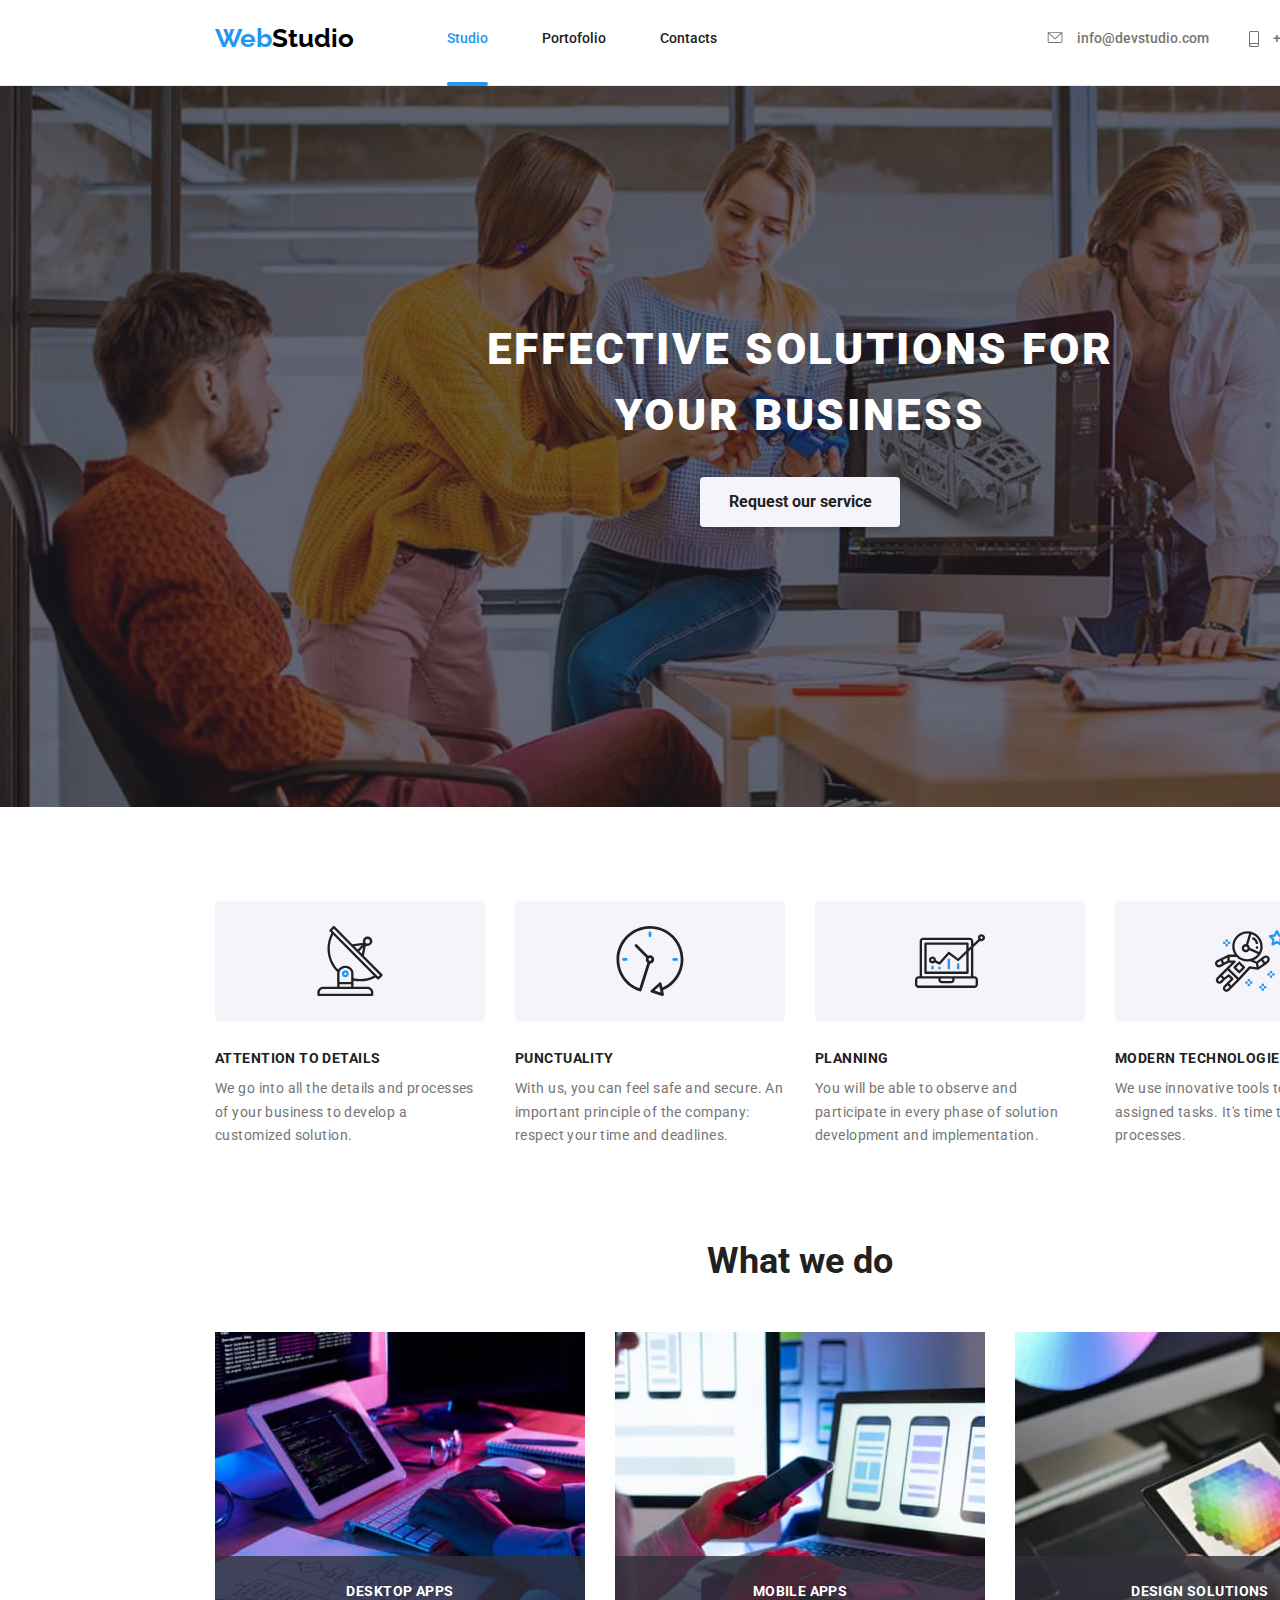
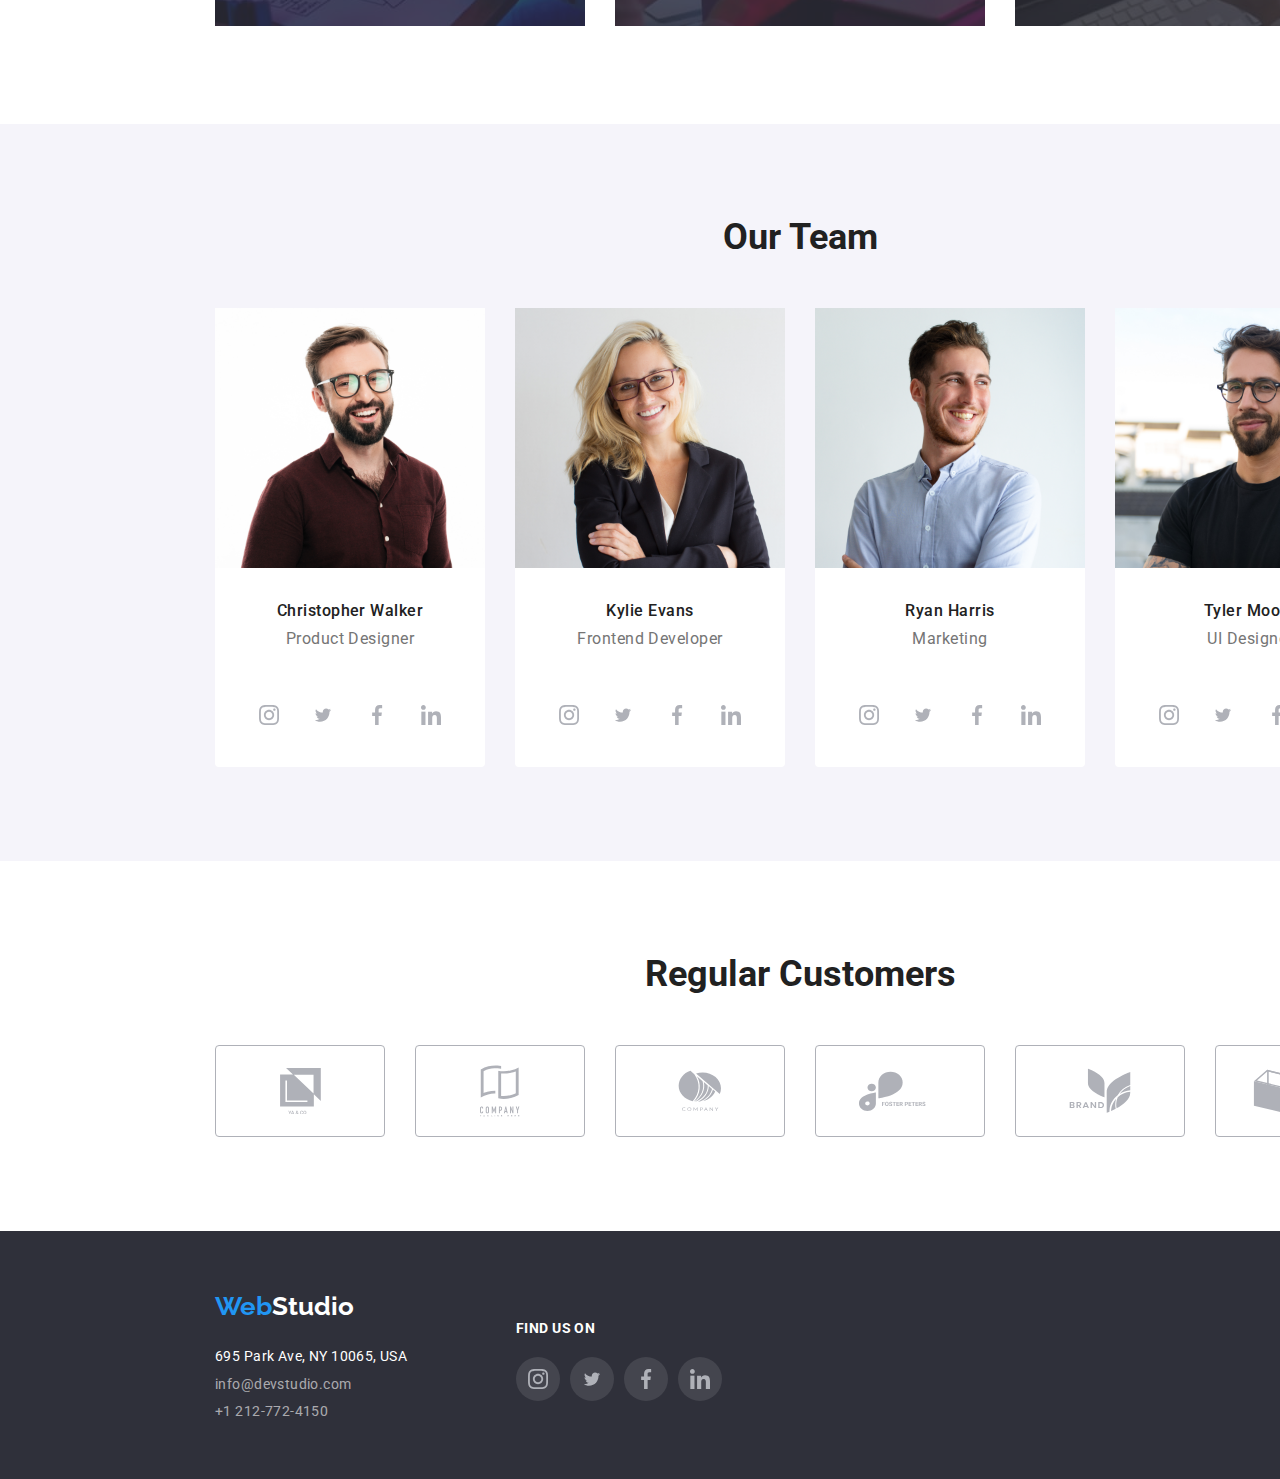
<file: index.html>
<!DOCTYPE html>
<html lang="en">
  <head>
    <meta charset="UTF-8" />
    <meta http-equiv="X-UA-Compatible" content="IE=edge" />
    <meta name="viewport" content="width=device-width, initial-scale=1.0" />
    <title>WebStudio</title>
    <link
      rel="stylesheet"
      href="https://cdnjs.cloudflare.com/ajax/libs/modern-normalize/1.0.0/modern-normalize.min.css"
    />
    <link rel="stylesheet" href="./css/styles.css" />
  </head>

  <body>
    <div class="container">
      <header class="heading-box">
        <a href="index.html" class="logo header"
          >Web<span class="secondary-word-header">Studio</span></a
        >
        <nav>
          <ul class="nav-link">
            <li class="home-button">
              <a class="link studio" href="index.html">Studio</a>
            </li>
            <li class="home-button">
              <a class="link" href="portofolio.html">Portofolio</a>
            </li>
            <li class="home-button">
              <a class="link" href="contacts.html">Contacts</a>
            </li>
          </ul>
        </nav>
        <div class="cta">
          <div class="email active">
            <svg class="email-icon active" width="16px" height="12px">
              <use href="./Icons/symbol-defs.svg#icon-envelope"></use>
            </svg>
            <a href="mailto:info@devstudio.com" class="link contact"
              >info@devstudio.com</a
            >
          </div>
          <div class="phone active">
            <svg class="phone-icon active" width="10px" height="16px">
              <use href="./Icons/symbol-defs.svg#icon-smartphone"></use>
            </svg>
            <a href="tel:+12127724150" class="link contact">+1 212-772-4150</a>
          </div>
        </div>
      </header>

      <main>
        <section class="hero-page">
          <h1 class="main-title">EFFECTIVE SOLUTIONS FOR YOUR BUSINESS</h1>
          <button data-modal-open class="btn-service">
            Request our service
          </button>
    
        </section>

        <section class="secondary-section">
          <ul class="mission-list">
            <li class="mission-card">
              <div class="mission-icons antenna">
                <svg width="70px" height="70px">
                  <use href="/Icons/symbol-defs.svg#icon-antenna"></use>
                </svg>
              </div>
              <h3 class="mission-title">ATTENTION TO DETAILS</h3>
              <p class="mission">
                We go into all the details and processes of your business to
                develop a customized solution.
              </p>
            </li>
            <li class="mission-card">
              <div class="mission-icons">
                <svg width="70px" height="70px">
                  <use href="/Icons/symbol-defs.svg#icon-clock"></use>
                </svg>
              </div>
              <h3 class="mission-title">PUNCTUALITY</h3>
              <p class="mission">
                With us, you can feel safe and secure. An important principle of
                the company: respect your time and deadlines.
              </p>
            </li>
            <li class="mission-card">
              <div class="mission-icons">
                <svg width="70px" height="70px">
                  <use href="/Icons/symbol-defs.svg#icon-diagram"></use>
                </svg>
              </div>
              <h3 class="mission-title">PLANNING</h3>
              <p class="mission">
                You will be able to observe and participate in every phase of
                solution development and implementation.
              </p>
            </li>
            <li class="mission-card">
              <div class="mission-icons">
                <svg width="70px" height="70px">
                  <use href="/Icons/symbol-defs.svg#icon-astronaut"></use>
                </svg>
              </div>
              <h3 class="mission-title">MODERN TECHNOLOGIES</h3>
              <p class="mission">
                We use innovative tools to solve assigned tasks. It's time to
                simplify work processes.
              </p>
            </li>
          </ul>
        </section>

        <div class="what-we-do">
          <h2 class="secondary-title">What we do</h2>
          <div class="img-list">
            <div class="label">
              <img
                src="./images/box_1.jpg"
                alt="typing on keyboard while being in the office"
                width="370"
                height="294"
              />
              <p class="overlay">desktop apps</p>
            </div>
            <div class="label">
              <img
                src="./images/box_2.jpg"
                alt="checking the phone while in front of the laptop"
                width="370"
                height="294"
              />
              <p class="overlay">Mobile apps</p>
            </div>
            <div class="label">
              <img
                src="./images/box_3.jpg"
                alt="graphic a RGB hexagon using a graphic tablet"
                width="370"
                height="294"
              />
              <p class="overlay">design solutions</p>
            </div>
          </div>
        </div>

        <section class="team">
          <h2 class="secondary-title">Our Team</h2>
          <div class="team-members">
            <div class="card">
              <img
                src="./images/christopher_walker.png"
                alt="portrait of christopher walker"
                width="270"
                height="260"
              />
              <h3 class="member-name">Christopher Walker</h3>
              <p class="job-title">Product Designer</p>
              <div class="social-icon-list">
                <div class="social-icon">
                  <svg class="icon" width="20px" height="20px">
                    <use href="/Icons/symbol-defs.svg#icon-instagram-2"></use>
                  </svg>
                </div>
                <div class="social-icon">
                  <svg class="icon" width="20px" height="16.25px">
                    <use href="/Icons/symbol-defs.svg#icon-twitter"></use>
                  </svg>
                </div>
                <div class="social-icon">
                  <svg class="icon" width="20px" height="20px">
                    <use href="/Icons/symbol-defs.svg#icon-facebook-1"></use>
                  </svg>
                </div>
                <div class="social-icon">
                  <svg class="icon" width="20px" height="20px">
                    <use href="/Icons/symbol-defs.svg#icon-linkedin"></use>
                  </svg>
                </div>
              </div>
            </div>
            <div class="card">
              <img
                src="./images/kylie_evans.png"
                alt="portrait of kylie evans"
                width="270"
                height="260"
              />
              <h3 class="member-name">Kylie Evans</h3>
              <p class="job-title">Frontend Developer</p>
              <div class="social-icon-list">
                <div class="social-icon">
                  <svg class="icon" width="20px" height="20px">
                    <use href="/Icons/symbol-defs.svg#icon-instagram-2"></use>
                  </svg>
                </div>
                <div class="social-icon">
                  <svg class="icon" width="20px" height="16.25px">
                    <use href="/Icons/symbol-defs.svg#icon-twitter"></use>
                  </svg>
                </div>
                <div class="social-icon">
                  <svg class="icon" width="20px" height="20px">
                    <use href="/Icons/symbol-defs.svg#icon-facebook-1"></use>
                  </svg>
                </div>
                <div class="social-icon">
                  <svg class="icon" width="20px" height="20px">
                    <use href="/Icons/symbol-defs.svg#icon-linkedin"></use>
                  </svg>
                </div>
              </div>
            </div>
            <div class="card">
              <img
                src="./images/ryan_harris.png"
                alt="portrait of ryan harris"
                width="270"
                height="260"
              />
              <h3 class="member-name">Ryan Harris</h3>
              <p class="job-title">Marketing</p>
              <div class="social-icon-list">
                <div class="social-icon">
                  <svg class="icon" width="20px" height="20px">
                    <use href="/Icons/symbol-defs.svg#icon-instagram-2"></use>
                  </svg>
                </div>
                <div class="social-icon">
                  <svg class="icon" width="20px" height="16.25px">
                    <use href="/Icons/symbol-defs.svg#icon-twitter"></use>
                  </svg>
                </div>
                <div class="social-icon">
                  <svg class="icon" width="20px" height="20px">
                    <use href="/Icons/symbol-defs.svg#icon-facebook-1"></use>
                  </svg>
                </div>
                <div class="social-icon">
                  <svg class="icon" width="20px" height="20px">
                    <use href="/Icons/symbol-defs.svg#icon-linkedin"></use>
                  </svg>
                </div>
              </div>
            </div>
            <div class="card">
              <img
                src="./images/tyler_moore.png"
                alt="portrait of tyler moore"
                width="270"
                height="260"
              />
              <h3 class="member-name">Tyler Moore</h3>
              <p class="job-title">UI Designer</p>
              <div class="social-icon-list">
                <div class="social-icon">
                  <svg class="icon" width="20px" height="20px">
                    <use href="/Icons/symbol-defs.svg#icon-instagram-2"></use>
                  </svg>
                </div>
                <div class="social-icon">
                  <svg class="icon" width="20px" height="16.25px">
                    <use href="/Icons/symbol-defs.svg#icon-twitter"></use>
                  </svg>
                </div>
                <div class="social-icon">
                  <svg class="icon" width="20px" height="20px">
                    <use href="/Icons/symbol-defs.svg#icon-facebook-1"></use>
                  </svg>
                </div>
                <div class="social-icon">
                  <svg class="icon" width="20px" height="20px">
                    <use href="/Icons/symbol-defs.svg#icon-linkedin"></use>
                  </svg>
                </div>
              </div>
            </div>
          </div>
        </section>

        <section class="customers-section">
          <div class="customers-list">
            <h2 class="secondary-title">Regular Customers</h2>
            <div class="icon-list">
              <div class="icon-card">
                <svg width="41px" height="46.7px">
                  <use href="/Icons/symbol-defs.svg#icon-union"></use>
                </svg>
              </div>
              <div class="icon-card">
                <svg width="40px" height="52px">
                  <use
                    href="/Icons/symbol-defs.svg#icon-logo_company_window"
                  ></use>
                </svg>
              </div>
              <div class="icon-card">
                <svg width="43.46px" height="41.18px">
                  <use
                    href="/Icons/symbol-defs.svg#icon-logo_company_sphere"
                  ></use>
                </svg>
              </div>
              <div class="icon-card">
                <svg width="84.44px" height="40.62px">
                  <use href="/Icons/symbol-defs.svg#icon-f_peters"></use>
                </svg>
              </div>
              <div class="icon-card">
                <svg width="62.54px" height="45.53px">
                  <use
                    href="/Icons/symbol-defs.svg#icon-logo_company_leaf"
                  ></use>
                </svg>
              </div>
              <div class="icon-card">
                <svg width="93.79px" height="43.93px">
                  <use
                    href="/Icons/symbol-defs.svg#icon-logo_company_rect"
                  ></use>
                </svg>
              </div>
            </div>
          </div>
        </section>
      </main>

      <footer class="contact-details">
        <a class="logo footer" href="index.html"
          ><span class="primary-word">Web</span
          ><span class="secondary-word-footer">Studio</span></a
        >
        <div class="footer-details">
          <address>
            <p class="business-address">695 Park Ave, NY 10065, USA</p>
            <a href="mailto:info@devstudio.com" class="footer-links"
              >info@devstudio.com</a
            >
            <a href="tel:+12127724150" class="footer-links">+1 212-772-4150</a>
          </address>
          <div class="find-us">
            <h3 class="find-us-title">Find us on</h3>
            <div class="social-icon-list-footer">
              <div class="social-icon-footer">
                <svg class="icon-footer" width="20px" height="20px">
                  <use href="/Icons/symbol-defs.svg#icon-instagram-2"></use>
                </svg>
              </div>
              <div class="social-icon-footer">
                <svg class="icon-footer" width="20px" height="16.25px">
                  <use href="/Icons/symbol-defs.svg#icon-twitter"></use>
                </svg>
              </div>
              <div class="social-icon-footer">
                <svg class="icon-footer" width="20px" height="20px">
                  <use href="/Icons/symbol-defs.svg#icon-facebook-1"></use>
                </svg>
              </div>
              <div class="social-icon-footer">
                <svg class="icon-footer" width="20px" height="20px">
                  <use href="/Icons/symbol-defs.svg#icon-linkedin"></use>
                </svg>
              </div>
            </div>
          </div>
        </div>
      </footer>
    </div>
  </div>
    <!-- Modal-->
    <div  class="modal is-hidden" data-modal>
      <div class="modal-content">
        <button data-modal-close class="close-btn">
          <img width="11" height="11" src="/images/close_btn.png" alt="x">
        </button>
    </div>
    <script src="js/modal.js"></script>
  </body>
</html>
</file>
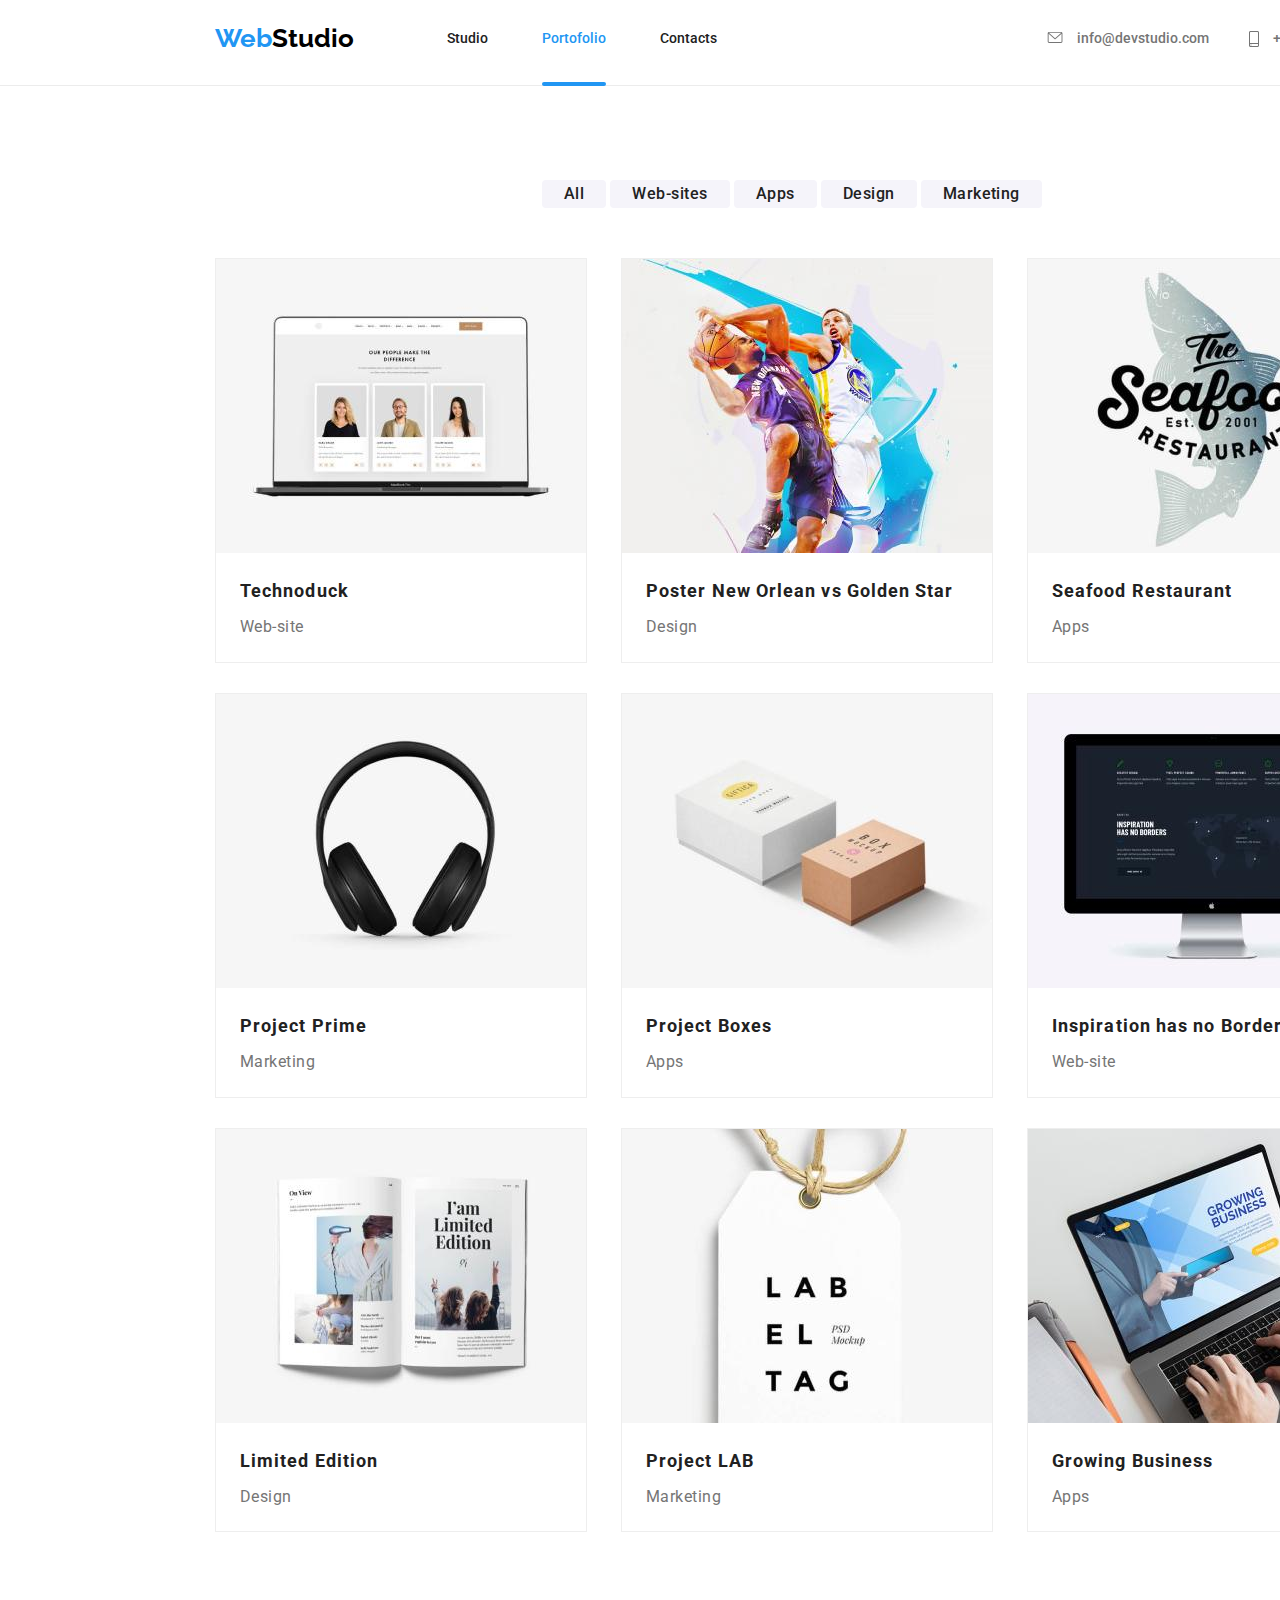
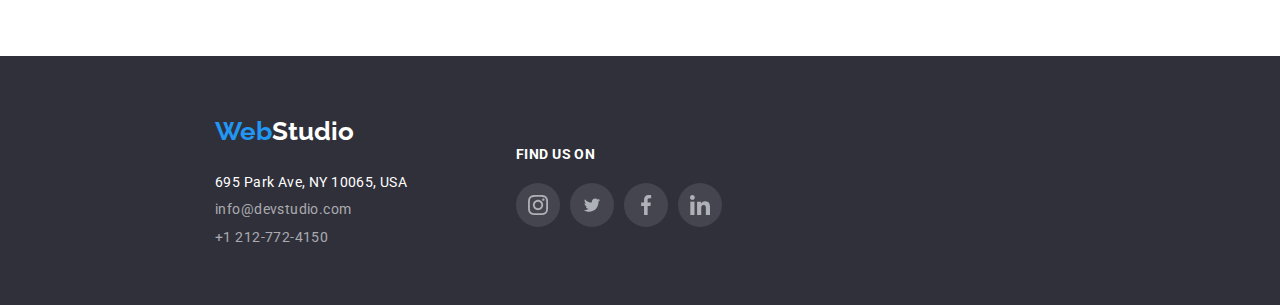
<file: portofolio.html>
<!DOCTYPE html>
<html lang="en">
  <head>
    <meta charset="UTF-8" />
    <meta http-equiv="X-UA-Compatible" content="IE=edge" />
    <meta name="viewport" content="width=device-width, initial-scale=1.0" />
    <title>Portofolio</title>
    <link
      rel="stylesheet"
      href="https://cdnjs.cloudflare.com/ajax/libs/modern-normalize/1.0.0/modern-normalize.min.css"
    />
    <link rel="stylesheet" href="./css/styles.css" />
  </head>

  <body>
    <div class="container">
      <header class="heading-box">
        <a href="index.html" class="logo header"
          >Web<span class="secondary-word-header">Studio</span></a
        >
        <nav>
          <ul class="nav-link">
            <li class="home-button">
              <a class="link" href="index.html">Studio</a>
            </li>
            <li class="home-button">
              <a class="link portofolio" href="portofolio.html">Portofolio</a>
            </li>
            <li class="home-button">
              <a class="link" href="contacts.html">Contacts</a>
            </li>
          </ul>
        </nav>
        <div class="cta">
          <div class="email active">
            <svg class="email-icon active" width="16px" height="12px">
              <use href="./Icons/symbol-defs.svg#icon-envelope"></use>
            </svg>
            <a href="mailto:info@devstudio.com" class="link contact"
              >info@devstudio.com</a
            >
          </div>
          <div class="phone active">
            <svg class="phone-icon active" width="10px" height="16px">
              <use href="./Icons/symbol-defs.svg#icon-smartphone"></use>
            </svg>
            <a href="tel:+12127724150" class="link contact">+1 212-772-4150</a>
          </div>
        </div>
      </header>

      <main>
        <section>
          <ul class="filter-list">
            <li><button class="filter" type="button">All</button></li>
            <li><button class="filter" type="button">Web-sites</button></li>
            <li><button class="filter" type="button">Apps</button></li>
            <li><button class="filter" type="button">Design</button></li>
            <li><button class="filter" type="button">Marketing</button></li>
          </ul>

          <div class="product-list">
            <div class="products">
              <div class="product-picture">
                <img
                  src="./images/laptop.jpg"
                  alt="laptop"
                  width="370"
                  height="294"
                />
                <div class="product-overlay">
                  <p>
                    Technoduck is a state-of-the-art coronavirus distribution
                    platform. Companies use this platform for digital espionage
                    and attacks on competitors' secure servers.
                  </p>
                </div>
              </div>
              <h3 class="product-title">Technoduck</h3>
              <p class="product-category">Web-site</p>
            </div>

            <div class="products">
              <div class="product-picture">
                <img
                  src="./images/basketball.jpg"
                  alt="two basketball players jumping for the ball"
                  width="370"
                  height="294"
                />
                <div class="product-overlay">
                  <p>
                    Lorem ipsum dolor sit amet consectetur adipisicing elit.
                    Mollitia quidem ipsum aliquid distinctio officia
                    voluptatibus molestias? Pariatur accusantium ratione aut?
                  </p>
                </div>
              </div>
              <h3 class="product-title">Poster New Orlean vs Golden Star</h3>
              <p class="product-category">Design</p>
            </div>
            <div class="products">
              <div class="product-picture">
                <img
                  src="./images/seafood.jpg"
                  alt="logo with a faded fish for a seafood restaurant"
                  width="370"
                  height="294"
                />
                <div class="product-overlay">
                  <p>
                    Lorem ipsum dolor sit amet consectetur adipisicing elit.
                    Mollitia quidem ipsum aliquid distinctio officia
                    voluptatibus molestias? Pariatur accusantium ratione aut?
                  </p>
                </div>
              </div>
              <h3 class="product-title">Seafood Restaurant</h3>
              <p class="product-category">Apps</p>
            </div>
            <div class="products">
              <div class="product-picture">
                <img
                  src="./images/headphones.jpg"
                  alt="headphones"
                  width="370"
                  height="294"
                />
                <div class="product-overlay">
                  <p>
                    Lorem ipsum dolor sit amet consectetur adipisicing elit.
                    Mollitia quidem ipsum aliquid distinctio officia
                    voluptatibus molestias? Pariatur accusantium ratione aut?
                  </p>
                </div>
              </div>
              <h3 class="product-title">Project Prime</h3>
              <p class="product-category">Marketing</p>
            </div>
            <div class="products">
              <div class="product-picture">
                <img
                  src="./images/boxes.jpg"
                  alt="two boxes"
                  width="370"
                  height="294"
                />
                <div class="product-overlay">
                  <p>
                    Lorem ipsum dolor sit amet consectetur adipisicing elit.
                    Mollitia quidem ipsum aliquid distinctio officia
                    voluptatibus molestias? Pariatur accusantium ratione aut?
                  </p>
                </div>
              </div>
              <h3 class="product-title">Project Boxes</h3>
              <p class="product-category">Apps</p>
            </div>
            <div class="products">
              <div class="product-picture">
                <img
                  src="./images/desktop.jpg"
                  alt="desktop"
                  width="370"
                  height="294"
                />
                <div class="product-overlay">
                  <p>
                    Lorem ipsum dolor sit amet consectetur adipisicing elit.
                    Mollitia quidem ipsum aliquid distinctio officia
                    voluptatibus molestias? Pariatur accusantium ratione aut?
                  </p>
                </div>
              </div>
              <h3 class="product-title">Inspiration has no Borders</h3>
              <p class="product-category">Web-site</p>
            </div>

            <div class="products">
              <div class="product-picture">
                <img
                  src="./images/magazine.jpg"
                  alt="opened magazine"
                  width="370"
                  height="294"
                />
                <div class="product-overlay">
                  <p>
                    Lorem ipsum dolor sit amet consectetur adipisicing elit.
                    Mollitia quidem ipsum aliquid distinctio officia
                    voluptatibus molestias? Pariatur accusantium ratione aut?
                  </p>
                </div>
              </div>
              <h3 class="product-title">Limited Edition</h3>
              <p class="product-category">Design</p>
            </div>
            <div class="products">
              <div class="product-picture">
                <img
                  src="./images/clothing_tag.jpg"
                  alt="close up of clothing tag"
                  width="370"
                  height="294"
                />
                <div class="product-overlay">
                  <p>
                    Lorem ipsum dolor sit amet consectetur adipisicing elit.
                    Mollitia quidem ipsum aliquid distinctio officia
                    voluptatibus molestias? Pariatur accusantium ratione aut?
                  </p>
                </div>
              </div>
              <h3 class="product-title">Project LAB</h3>
              <p class="product-category">Marketing</p>
            </div>
            <div class="products">
              <div class="product-picture">
                <img
                  src="./images/laptop_typing.jpg"
                  alt="typing using a laptop's keyboard"
                  width="370"
                  height="294"
                />
                <div class="product-overlay">
                  <p>
                    Lorem ipsum dolor sit amet consectetur adipisicing elit.
                    Mollitia quidem ipsum aliquid distinctio officia
                    voluptatibus molestias? Pariatur accusantium ratione aut?
                  </p>
                </div>
              </div>
              <h3 class="product-title">Growing Business</h3>
              <p class="product-category">Apps</p>
            </div>
          </div>
        </section>
      </main>
      <footer class="contact-details">
        <a class="logo footer" href="index.html"
          ><span class="primary-word">Web</span
          ><span class="secondary-word-footer">Studio</span></a
        >
        <div class="footer-details">
          <address>
            <p class="business-address">695 Park Ave, NY 10065, USA</p>
            <a href="mailto:info@devstudio.com" class="footer-links"
              >info@devstudio.com</a
            >
            <a href="tel:+12127724150" class="footer-links">+1 212-772-4150</a>
          </address>
          <div class="find-us">
            <h3 class="find-us-title">Find us on</h3>
            <div class="social-icon-list-footer">
              <div class="social-icon-footer">
                <svg class="icon-footer" width="20px" height="20px">
                  <use href="/Icons/symbol-defs.svg#icon-instagram-2"></use>
                </svg>
              </div>
              <div class="social-icon-footer">
                <svg class="icon-footer" width="20px" height="16.25px">
                  <use href="/Icons/symbol-defs.svg#icon-twitter"></use>
                </svg>
              </div>
              <div class="social-icon-footer">
                <svg class="icon-footer" width="20px" height="20px">
                  <use href="/Icons/symbol-defs.svg#icon-facebook-1"></use>
                </svg>
              </div>
              <div class="social-icon-footer">
                <svg class="icon-footer" width="20px" height="20px">
                  <use href="/Icons/symbol-defs.svg#icon-linkedin"></use>
                </svg>
              </div>
            </div>
          </div>
        </div>
      </footer>
    </div>
  </body>
</html>
</file>
<file: css/styles.css>
@import url("https://fonts.googleapis.com/css2?family=Montserrat:wght@400;700&family=Poppins:ital,wght@0,100;0,200;0,300;0,400;0,500;0,600;0,700;0,800;0,900;1,100;1,200;1,300;1,400;1,500;1,600;1,700;1,800;1,900&family=Raleway:wght@700&family=Roboto:wght@400;500;700;900&family=Rubik:wght@900&display=swap");

*,
*::before,
*::after {
  box-sizing: border-box;
}
body {
  color: var(--main-text-color);
  font-family: "Roboto", sans-serif;
  background-color: var(--white-color);
}

:root {
  --focus-color: #2196f3;
  --btn-noactive: #f5f4fa;
  --white-color: #ffffff;
  --dark-background-color: #2f303a;
  --secondary-titles-color: #212121;
  --main-text-color: #757575;
  --btn-cursor: pointer;
}

.container {
  width: 1600px;
  background-color: var(--white-color);
  margin: 0 auto;
}

/*/ MAIN CSS (HEADER AND FOOTER)/*/
/*/ Header section /*/
/*/ Logo/*/

.logo {
  font-family: "Raleway";
  font-weight: 700;
  font-size: 26px;
  text-decoration: none;
  color: var(--focus-color);
  line-height: 1.17;
}
.logo .secondary-word-header {
  color: #000000;
}
.secondary-word-footer {
  color: var(--white-color);
}
.footer-details {
  display: flex;
}
.find-us {
  width: 260px;
  margin-left: 70px;
}
.find-us-title {
  color: #ffffff;
  text-transform: uppercase;
  font-weight: 700;
  font-size: 14px;
  line-height: 1.14;
  letter-spacing: 0.03em;
  margin-bottom: 20px;
}
/*/ Navigation bar /*/
header {
  display: flex;
  align-items: center;
  padding-top: 23px;
  width: 1600px;
  padding-bottom: 32px;
  padding-left: 215px;
  border-bottom: #ececec solid 1px;
}

.nav-link {
  list-style-type: none;
  margin: 0;
  padding-left: 93px;
  transition: color 250ms cubic-bezier(0.4, 0, 0.2, 1);
}

.nav-link .home-button {
  display: inline-block;
  position: relative;
}
.nav-link .home-button:nth-child(-n + 2) {
  padding-right: 50px;
}

.cta {
  margin-left: 330px;
  display: flex;
}

.email-icon {
  margin-right: 10px;
}
.phone {
  margin-left: 40px;
}
.phone-icon {
  margin-right: 10px;
  vertical-align: middle;
}
.active:hover {
  filter: invert(45%) sepia(92%) saturate(1752%) hue-rotate(184deg)
    brightness(98%) contrast(95%);
  transition: color 250ms cubic-bezier(0.4, 0, 0.2, 1);
}

.mission-icons {
  width: 270px;
  background-color: var(--btn-noactive);
  display: flex;
  padding: 25px 100px;
  margin-bottom: 30px;
  border-radius: 4px;
}

.link,
.link:visited {
  color: var(--secondary-titles-color);
  list-style-type: none;
  text-decoration: none;
  font-weight: 500;
  font-size: 14px;
  line-height: 1.14;
  position: relative;
  transition: color 250ms cubic-bezier(0.4, 0, 0.2, 1);
}

.studio:after {
  position: absolute;
  content: "";
  height: 4px;
  border-radius: 2px;
  background-color: #2196f3;
  top: 52px;
  left: 0;
  right: 0;
  width: 100%;
  color: #2196f3;
}
.portofolio,
.portofolio:visited {
  color: var(--focus-color);
  transition: color 250ms cubic-bezier(0.4, 0, 0.2, 1);
}
.portofolio:after {
  position: absolute;
  content: "";
  height: 4px;
  border-radius: 2px;
  background-color: #2196f3;
  top: 52px;
  left: 0;
  right: 0;
  width: 100%;
  color: #2196f3;
}
.studio,
.studio:visited {
  color: var(--focus-color);
}

.link:focus,
.link:hover {
  color: var(--focus-color);
  cursor: var(--btn-cursor);
  transition: color 250ms cubic-bezier(0.4, 0, 0.2, 1);
}

.contact {
  color: var(--main-text-color);
}

/*/ Lines /*/

/*/ footer /*/
.contact-details {
  background-color: var(--dark-background-color);
  padding-top: 60px;
  padding-bottom: 60px;
  padding-left: 215px;
}

.contact-details .business-address {
  color: var(--white-color);
  font-size: 14px;
  line-height: 1.1;
  letter-spacing: 0.03em;
}
.footer-links,
.footer-links:visited {
  font-size: 14px;
  line-height: 1.1;
  letter-spacing: 0.03em;
  color: #ffffff99;
  display: block;
  text-decoration: none;
  transition: color 250ms cubic-bezier(0.4, 0, 0.2, 1);
}
.footer-links:focus,
.footer-links:hover {
  color: var(--focus-color);
  transition: color 250ms cubic-bezier(0.4, 0, 0.2, 1);
}
.logo .footer {
  padding-left: 215px;
}

.social-icon-footer {
  background-color: #ffffff1a;
  border-radius: 50%;
  width: 44px;
  height: 44px;
  display: flex;
  justify-content: center;
  align-items: center;
  gap: 10px;
}
.social-icon-list-footer {
  display: flex;
  gap: 10px;
}
.social-icon-footer:hover {
  background-color: var(--focus-color);
  transition: background-color 250ms cubic-bezier(0.4, 0, 0.2, 1);
}
.social-icon-footer:hover svg {
  filter: brightness(0) saturate(100%) invert(100%) sepia(0%) saturate(0%)
    hue-rotate(93deg) brightness(103%) contrast(103%);
  transition: background-color 250ms cubic-bezier(0.4, 0, 0.2, 1);
}

address {
  width: 231px;
  padding-top: 28px;
  font-style: normal;
}
address a {
  padding-top: 12px;
}
/*/CSS FOR MAIN CONTENT/*/

/*/ hero page /*/
.hero-page {
  background-color: var(--dark-background-color);
  background-image: url(/images/hero_overlay.webp), url(/images/hero_bg.jpg);
  background-size: cover, cover;
  background-repeat: none, none;
  padding: 200px 452px 280px 452px;
  display: flex;
  align-items: center;
  flex-direction: column;
  margin: 0;
  width: 1600px;
  position: relative;
}
.main-title {
  color: var(--white-color);
  font-weight: 900;
  font-size: 44px;
  line-height: 1.5;
  text-transform: uppercase;
  text-align: center;
  letter-spacing: 0.06em;
}

.btn-service,
.btn-service:visited {
  background-color: var(--btn-noactive);
  color: var(--secondary-titles-color);
  height: 50px;
  width: 200px;
  font-weight: 700;
  font-size: 16px;
  line-height: 1.8;
  border: none;
  box-shadow: 0px 4px 4px rgba(0, 0, 0, 0.15);
  border-radius: 4px;
  text-align: center;
  transition: background-color 250ms cubic-bezier(0.4, 0, 0.2, 1);
}

.btn-service:focus,
.btn-service:hover {
  cursor: var(--btn-cursor);
  box-shadow: 0px 4px 4px rgba(0, 0, 0, 0.15);
  border-radius: 4px;
  background-color: var(--focus-color);
  color: var(--white-color);
  transition: transform 250ms cubic-bezier(0.4, 0, 0.2, 1);
  transition: background-color 250ms cubic-bezier(0.4, 0, 0.2, 1);
}

/*/ about /*/
.secondary-section {
  list-style-type: none;
  display: inline-block;
  align-items: center;
  flex-direction: row;
  margin: 94px 215px;
}
.mission-list {
  padding-left: 0;
  margin: 0;
  width: 1170px;
  justify-content: space-between;
  display: flex;
}

.mission-card {
  display: inline-block;
}

.mission-title {
  color: var(--secondary-titles-color);
  font-weight: 700;
  font-size: 14px;
  line-height: 1.1;
  letter-spacing: 0.03em;
  text-transform: uppercase;
  width: 270px;
  padding-bottom: 10px;
  margin: 0;
}

.secondary-section .mission {
  font-size: 14px;
  line-height: 1.7;
  letter-spacing: 0.03em;
  width: 270px;
  margin: 0;
}
/*/ what we do section /*/

.what-we-do {
  width: 1170px;
  display: inline-block;
  margin: 0px 215px;
}
.secondary-title {
  color: var(--secondary-titles-color);
  font-weight: 700;
  font-size: 36px;
  line-height: 1.1;
  text-align: center;
  margin: 0;
  padding-bottom: 50px;
}
.img-list {
  display: flex;
  justify-content: space-between;
  padding-bottom: 94px;
}

/*/ Our team section /*/
/*/ TODO add class="team" width and high so the title will align to center -> after in line cards arrangement /*/
.team {
  background-color: var(--btn-noactive);
  padding-top: 94px;
}

.team-members {
  display: flex;
  width: 1170px;
  margin: 0px 215px;
  padding-bottom: 94px;
  display: flex;
  justify-content: space-between;
}
.card {
  background-color: var(--white-color);
  border-radius: 0px 0px 4px 4px;
  width: 270px;
}

.card:hover {
  box-shadow: 0px 1px 3px rgba(0, 0, 0, 0.12), 0px 1px 1px rgba(0, 0, 0, 0.14),
    0px 2px 1px rgba(0, 0, 0, 0.2);
  transition: box-shadow 250ms cubic-bezier(0.4, 0, 0.2, 1);
}
.card,
h3,
p {
  margin: 0;
}

.card h3 {
  padding-top: 30px;
}

.card p {
  padding-top: 10px;
  padding-bottom: 30px;
}
.member-name {
  color: var(--secondary-titles-color);
  font-weight: 500;
  font-size: 16px;
  line-height: 1.1;
  text-align: center;
  letter-spacing: 0.03em;
  white-space: nowrap;
}

.social-icon-list {
  display: flex;
  gap: 10px;
  width: 206px;
  margin: 16px 32px 30px 32px;
}
.social-icon {
  background-color: transparent;
  border-radius: 50%;
  width: 44px;
  height: 44px;
  display: flex;
  justify-content: center;
  align-items: center;
}

.social-icon:hover {
  background-color: var(--focus-color);
  transition: background-color 250ms cubic-bezier(0.4, 0, 0.2, 1);
}
.social-icon:hover .icon {
  filter: brightness(0) saturate(100%) invert(100%) sepia(0%) saturate(0%)
    hue-rotate(93deg) brightness(103%) contrast(103%);
  transition: color 250ms cubic-bezier(0.4, 0, 0.2, 1);
}
.card .job-title {
  font-size: 16px;
  line-height: 1.1;
  text-align: center;
  letter-spacing: 0.03em;
  white-space: nowrap;
}
.customers-section {
  padding-top: 94px;
  padding-bottom: 94px;
}
.customers-list {
  width: 1170px;
  margin-left: 215px;
}
.icon-list {
  display: flex;
  gap: 30px;
}

.icon-card {
  border: 1px solid #afb1b8;
  border-radius: 4px;
  width: 170px;
  height: 92px;
  display: flex;
  justify-content: center;
  align-items: center;
}

.icon-card:hover {
  filter: invert(45%) sepia(92%) saturate(1752%) hue-rotate(184deg)
    brightness(98%) contrast(95%);
  fill: var(--focus-color);
  border-color: var(--focus-color);
  transition: border-color 250ms cubic-bezier(0.4, 0, 0.2, 1);
  transition: fill 250ms cubic-bezier(0.4, 0, 0.2, 1);
}

/*/ Filters /*/
.filter-list {
  list-style-type: none;
  margin: 0;
  padding-left: 542px;
  padding-top: 94px;
  padding-bottom: 50px;
}
.filter-list li {
  display: inline-block;
}
.filter-list li:nth(n + 4) {
  padding-left: 8px;
  padding-right: 8px;
}

.filter,
.filter:visited {
  background-color: var(--btn-noactive);
  border: none;
  color: var(--secondary-titles-color);
  font-weight: 500;
  font-size: 16px;
  line-height: 1.6;
  text-align: center;
  letter-spacing: 0.03em;
  border-radius: 4px;
  padding-left: 22px;
  padding-right: 22px;
}

.filter:focus,
.filter:hover {
  background-color: var(--focus-color);
  color: var(--white-color);
  box-shadow: 0px 3px 1px rgba(0, 0, 0, 0.1), 0px 1px 2px rgba(0, 0, 0, 0.08),
    0px 2px 2px rgba(0, 0, 0, 0.12);
  border-radius: 4px;
  cursor: pointer;
  transition: background-color 250ms cubic-bezier(0.4, 0, 0.2, 1);
}

.products {
  box-sizing: border-box;
  background-color: var(white);
  border: 1px solid #eeeeee;
  display: inline-block;
  margin-right: 30px;
  margin-bottom: 30px;
}

.product-title {
  color: var(--secondary-titles-color);
  font-weight: 700;
  font-size: 18px;
  line-height: 2;
  letter-spacing: 0.06em;
  white-space: nowrap;
  padding-top: 20px;
  padding-bottom: 4px;
  padding-left: 24px;
}
.product-category {
  color: var(--main-text-color);
  font-size: 16px;
  line-height: 1.8;
  letter-spacing: 0.03em;
  white-space: nowrap;
  padding-left: 24px;
  padding-bottom: 20px;
}

.product-list {
  margin-left: 215px;
  display: inline-block;
  margin-bottom: 94px;
}

/* DECORATIVE ELEMENTS */
.label {
  position: relative;
}
.overlay {
  background-color: rgba(47, 48, 58, 0.8);
  width: 370px;
  height: 70px;
  position: absolute;
  display: flex;
  font-weight: 700;
  font-size: 14px;
  line-height: 16px;
  text-align: center;
  letter-spacing: 0.03em;
  text-transform: uppercase;
  color: #ffffff;
  justify-content: center;
  align-items: center;
  top: 224px;
}

.heading-box {
  position: relative;
}

.product-picture {
  position: relative;
  overflow: hidden;
  width: 370px;
  height: 294px;
}

.product-overlay {
  width: 100%;
  height: 100%;
  background-color: rgba(33, 150, 243, 0.9);
  font-size: 18px;
  line-height: 1.55;
  letter-spacing: 0.03em;
  color: #ffffff;
  position: absolute;
  top: 0;
  left: 0;
  padding: 63px 24px 91px 24px;

  transform: translateY(101%);
  transition: transform 250ms cubic-bezier(0.4, 0, 0.2, 1);
}

.product-overlay p {
  font-size: 18px;
  line-height: 28px;
  letter-spacing: 0.03em;
  text-align: left;
}
.products:hover {
  border: 1px solid #eeeeee;
  box-shadow: 0px 1px 1px rgba(0, 0, 0, 0.12), 0px 4px 4px rgba(0, 0, 0, 0.06),
    1px 4px 6px rgba(0, 0, 0, 0.16);
  transition: box-shadow 250ms cubic-bezier(0.4, 0, 0.2, 1);
}
.products:hover .product-overlay {
  transform: translateY(0%);
  transition: transform 250ms cubic-bezier(0.4, 0, 0.2, 1);
}

/* MODAL */

.modal {
  position: fixed;
  top: 0;
  left: 0;
  right: 0;
  bottom: 0;
  width: 100%;
  height: 100%;
  visibility: visible;
  background: rgba(0, 0, 0, 0.2);
  opacity: 1;
  transition: opacity 250ms cubic-bezier(0.4, 0, 0.2, 1);
}

.is-hidden {
  visibility: hidden;
  opacity: 0;
  pointer-events: none;
}
.modal-content {
  justify-content: center;
  align-items: center;
  width: 528px;
  height: 581px;
  background: #ffffff;
  margin: 221px auto;
  position: relative;
  background: #ffffff;
  box-shadow: 0px 1px 3px rgba(0, 0, 0, 0.12), 0px 1px 1px rgba(0, 0, 0, 0.14),
    0px 2px 1px rgba(0, 0, 0, 0.2);
  border-radius: 4px;
}
.close-btn,
.close-btn:active {
  position: absolute;
  top: 8px;
  right: 8px;
  background: #ffffff;
  border: 1px solid rgba(0, 0, 0, 0.1);
  width: 30px;
  height: 30px;
  border-radius: 50%;
  color: #000000;
  transition: box-shadow 250ms cubic-bezier(0.4, 0, 0.2, 1);
}

.close-btn:hover,
.close-btn:focus {
  box-shadow: 0px 1px 3px rgba(0, 0, 0, 0.12), 0px 1px 1px rgba(0, 0, 0, 0.14),
    0px 2px 1px rgba(0, 0, 0, 0.2);
}
</file>
